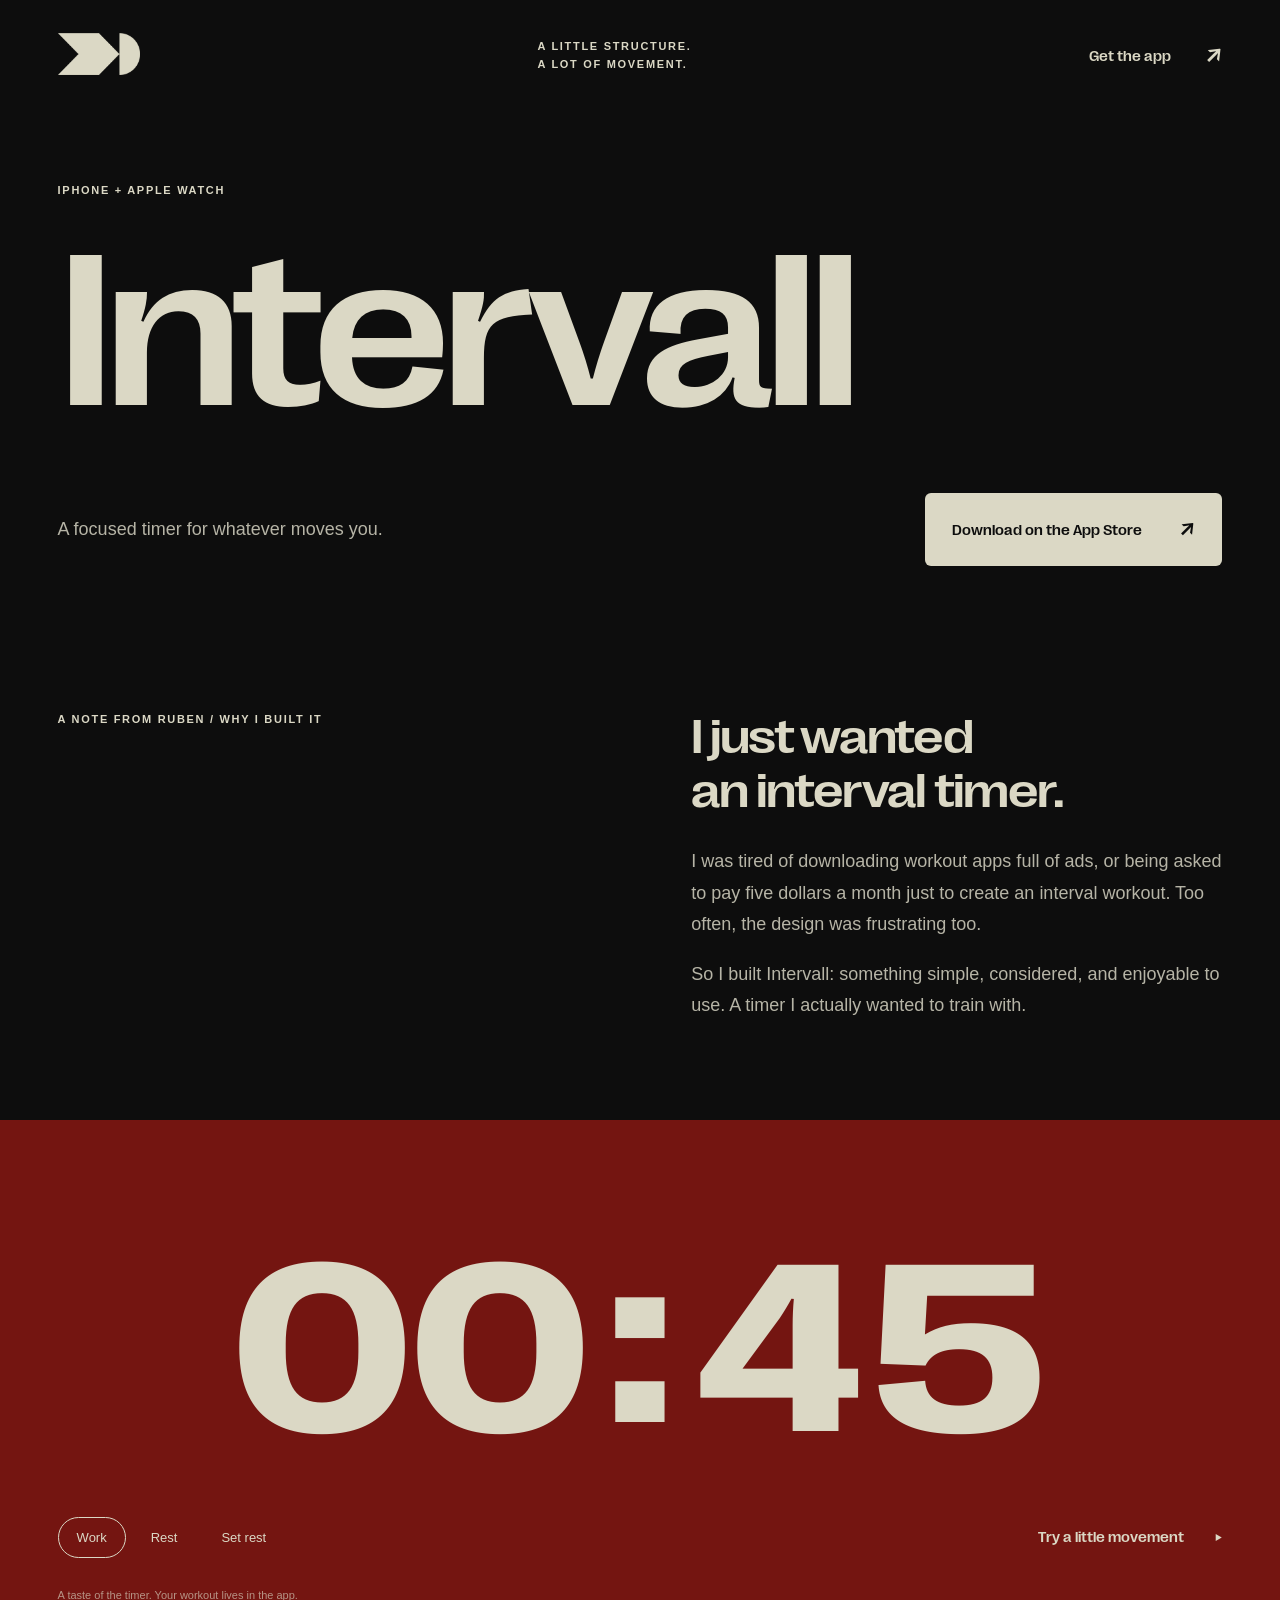
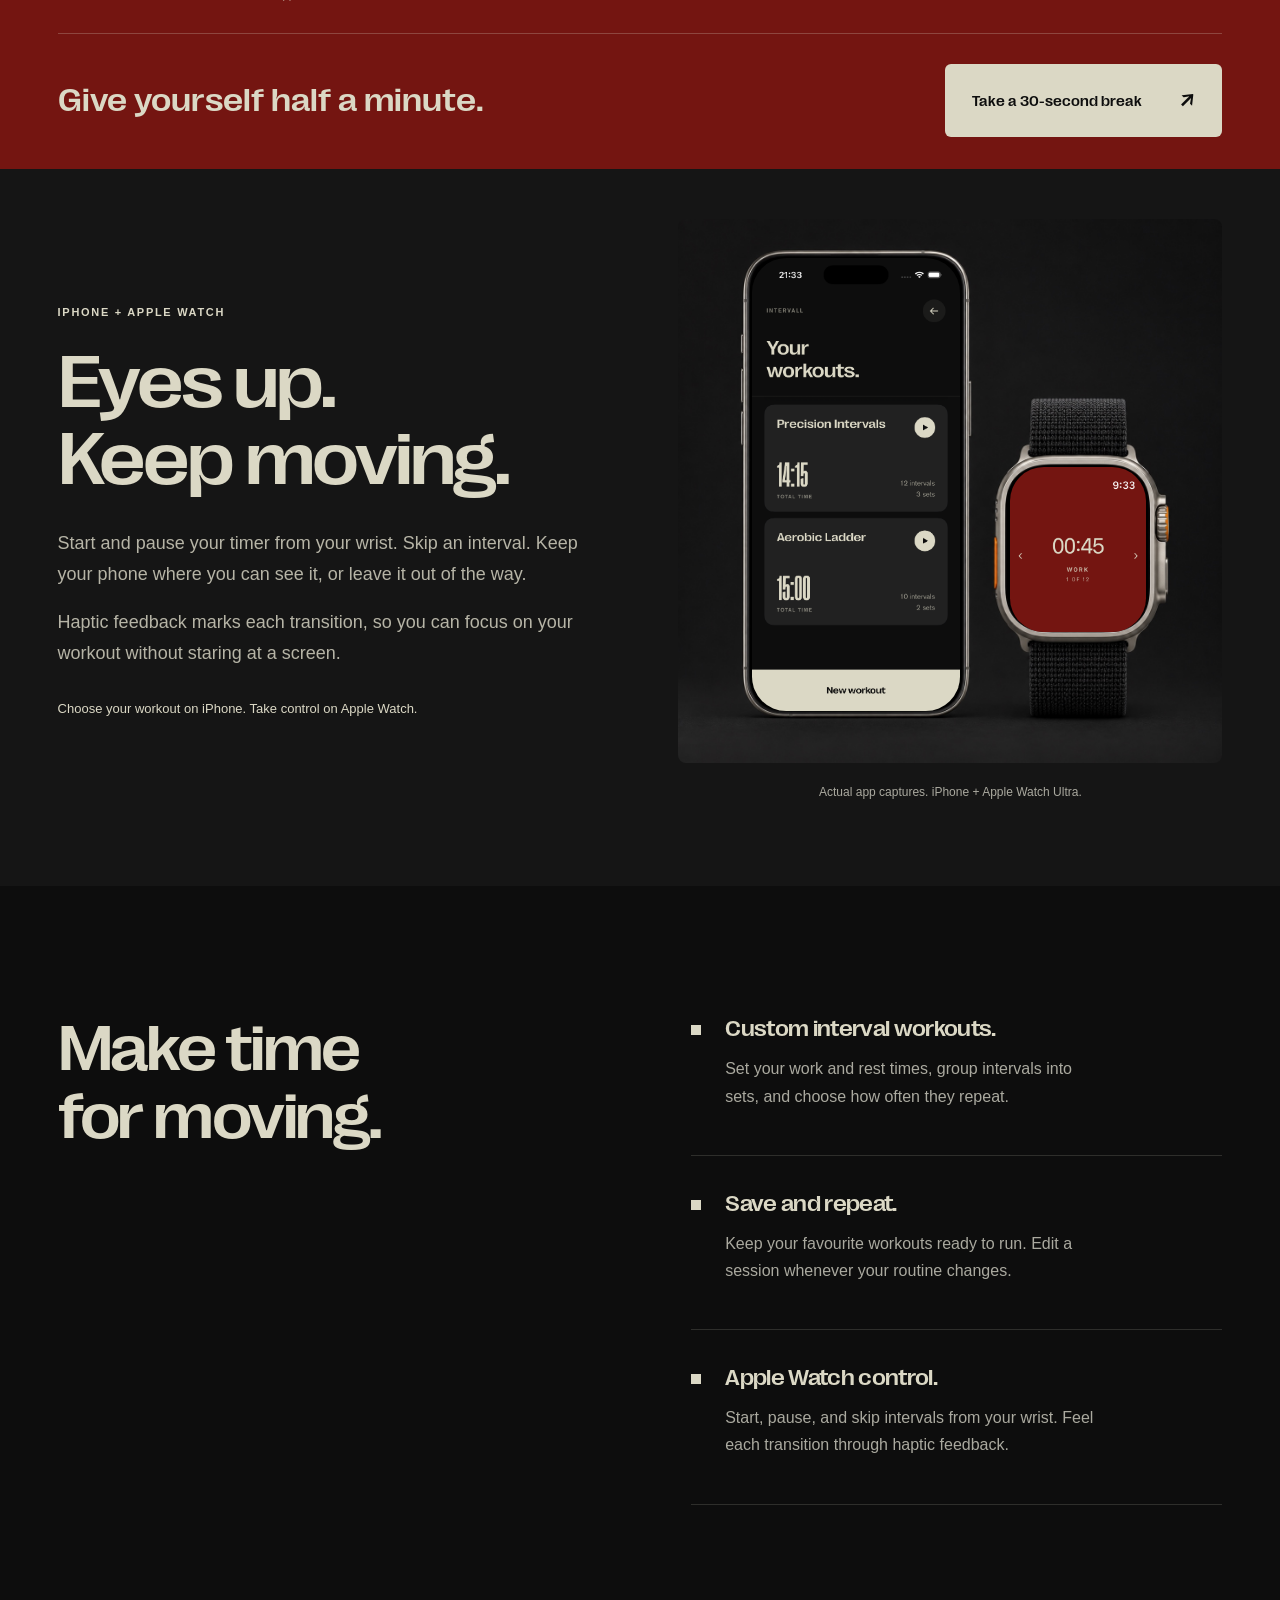
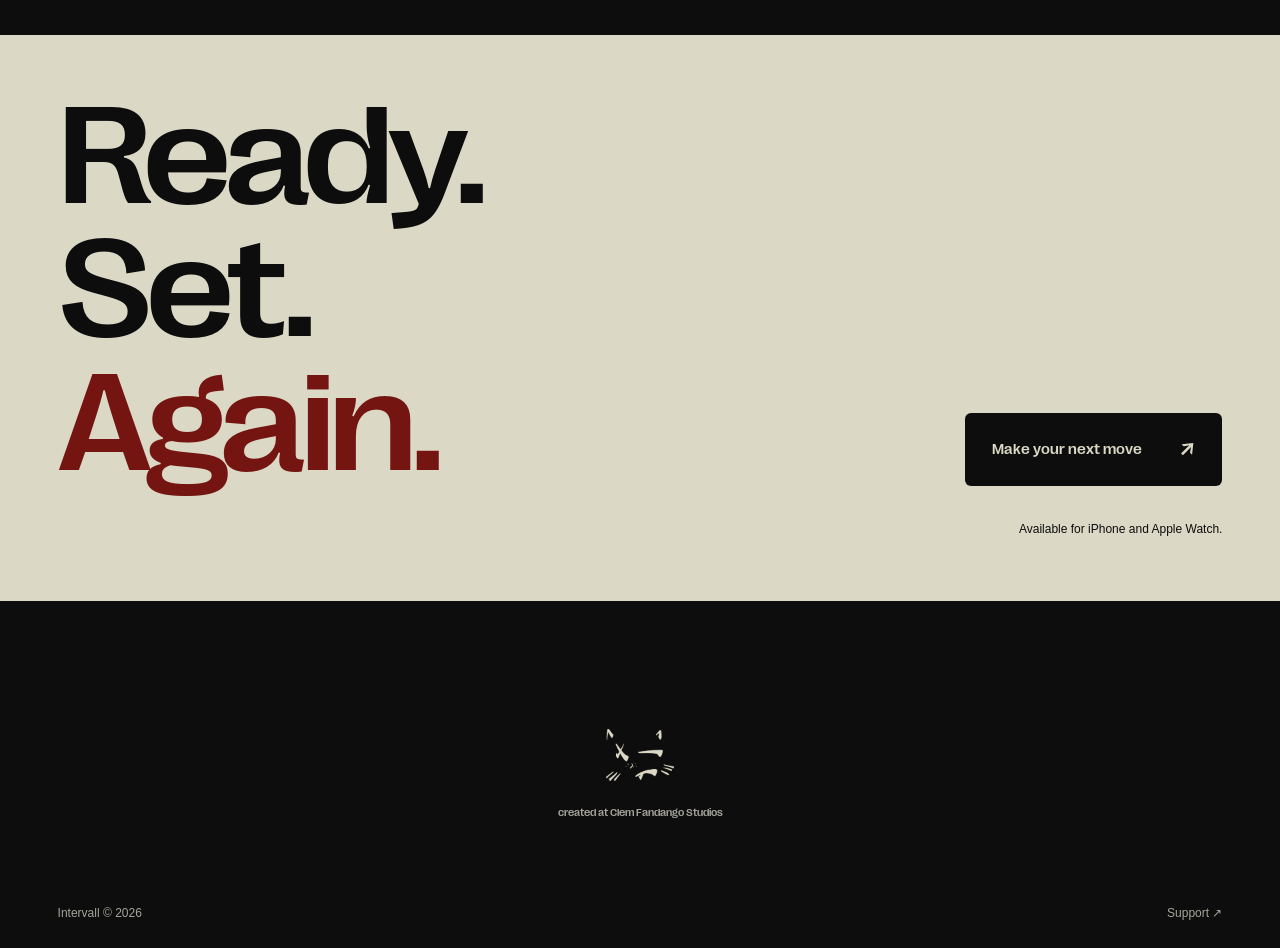
<file: index.html>
<!doctype html>
<html lang="en"><head><meta charset="utf-8"><meta name="viewport" content="width=device-width, initial-scale=1"><meta name="theme-color" content="#0d0d0d"><meta name="description" content="Build and save custom interval workouts. Start, pause, and skip from your Apple Watch, with haptic feedback to keep you moving."><title>Intervall | Interval timer for iPhone and Apple Watch</title><link rel="icon" href="assets/mark.png"><link rel="stylesheet" href="style.css?v=8"><script src="site.js?v=3" defer></script>
<link rel="canonical" href="https://intervall.clemfandangostudios.com/">
<meta property="og:type" content="website">
<meta property="og:site_name" content="Intervall">
<meta property="og:title" content="Intervall | Interval timer for iPhone and Apple Watch">
<meta property="og:description" content="Build and save custom interval workouts. Start, pause, and skip from your Apple Watch, with haptic feedback to keep you moving.">
<meta property="og:url" content="https://intervall.clemfandangostudios.com/">
<meta property="og:image" content="https://intervall.clemfandangostudios.com/assets/intervall-share-v1.png">
<meta property="og:image:secure_url" content="https://intervall.clemfandangostudios.com/assets/intervall-share-v1.png">
<meta property="og:image:type" content="image/png">
<meta property="og:image:width" content="1200">
<meta property="og:image:height" content="630">
<meta property="og:image:alt" content="Intervall. Your workout. Your rhythm. Custom interval workouts for iPhone and Apple Watch.">
<meta name="twitter:card" content="summary_large_image">
<meta name="twitter:title" content="Intervall | Interval timer for iPhone and Apple Watch">
<meta name="twitter:description" content="Build and save custom interval workouts. Start, pause, and skip from your Apple Watch, with haptic feedback to keep you moving.">
<meta name="twitter:image" content="https://intervall.clemfandangostudios.com/assets/intervall-share-v1.png">
</head>
<body><a class="skip" href="#main">Skip to content</a><header><a href="#" aria-label="Intervall home"><img class="mark" src="assets/mark.png" alt=""></a><span class="eyebrow">A little structure.<br>A lot of movement.</span><a class="nav-link" href="https://apps.apple.com/app/id6760841694">Get the app <span aria-hidden="true">↗</span></a></header>
<main id="main"><section class="hero"><div class="hero-top"><span class="eyebrow platforms">iPhone + Apple Watch</span></div><h1>Intervall</h1><div class="hero-bottom"><div><p>A focused timer for whatever moves you.</p><a class="download" href="https://apps.apple.com/app/id6760841694">Download on the App Store <span aria-hidden="true">↗</span></a></div></div></section>

<section class="origin" aria-labelledby="origin-title"><span class="eyebrow">A note from Ruben / Why I built it</span><div><h2 id="origin-title">I just wanted<br>an interval timer.</h2><p>I was tired of downloading workout apps full of ads, or being asked to pay five dollars a month just to create an interval workout. Too often, the design was frustrating too.</p><p>So I built Intervall: something simple, considered, and enjoyable to use. A timer I actually wanted to train with.</p></div></section>
<section class="demo" id="demo" aria-label="Interactive timer"><div class="rainbow-finish" aria-hidden="true"><i></i><i></i><i></i><i></i></div><div class="clock" aria-label="45 seconds"><span id="minutes">00</span><span class="colon">:</span><span id="seconds">45</span></div><div class="demo-bottom"><div class="phase-picker" role="group" aria-label="Preview timer phase"><button class="phase active" data-phase="work" aria-pressed="true">Work</button><button class="phase" data-phase="rest" aria-pressed="false">Rest</button><button class="phase" data-phase="reset" aria-pressed="false">Set rest</button></div><button id="play" class="play" aria-label="Start timer preview">Try a little movement <span aria-hidden="true">▶</span></button></div><p class="demo-note" id="timer-status" role="status">A taste of the timer. Your workout lives in the app.</p><div class="stretch-invite"><div><p>Give yourself half a minute.</p></div><button id="stretch" class="download">Take a 30-second break <span aria-hidden="true">↗</span></button></div></section>
<section class="watch-spotlight" aria-labelledby="watch-title"><div class="watch-copy"><span class="eyebrow">iPhone + Apple Watch</span><h2 id="watch-title">Eyes up.<br>Keep moving.</h2><p>Start and pause your timer from your wrist. Skip an interval. Keep your phone where you can see it, or leave it out of the way.</p><p>Haptic feedback marks each transition, so you can focus on your workout without staring at a screen.</p><span class="watch-note">Choose your workout on iPhone. Take control on Apple Watch.</span></div><figure class="device-photo"><div class="real-screen-composite"><img class="device-hardware" src="assets/devices-front.jpg" width="1254" height="1254" loading="lazy" alt=""><img class="real-phone-capture" src="assets/iphone-app-capture.png" alt="Actual Intervall iPhone screenshot showing saved workouts."><img class="real-watch-capture" src="assets/watch-ultra-app-capture.png" alt="Actual Intervall Watch Ultra simulator screenshot showing 00:45, Work, interval 1 of 12."></div><figcaption>Actual app captures. iPhone + Apple Watch Ultra.</figcaption></figure></section>
<section class="features"><div class="section-intro"><h2>Make time<br>for moving.</h2></div><div class="feature-list"><article><span class="feature-mark" aria-hidden="true"></span><div><h3>Custom interval workouts.</h3><p>Set your work and rest times, group intervals into sets, and choose how often they repeat.</p></div></article><article><span class="feature-mark" aria-hidden="true"></span><div><h3>Save and repeat.</h3><p>Keep your favourite workouts ready to run. Edit a session whenever your routine changes.</p></div></article><article><span class="feature-mark" aria-hidden="true"></span><div><h3>Apple Watch control.</h3><p>Start, pause, and skip intervals from your wrist. Feel each transition through haptic feedback.</p></div></article></div></section>
<section class="closing"><h2>Ready.<br>Set.<br><span>Again.</span></h2><a class="download" href="https://apps.apple.com/app/id6760841694">Make your next move <span aria-hidden="true">↗</span></a><span class="availability">Available for iPhone and Apple Watch.</span></section></main>
<footer><div class="studio"><button class="studio-cat" aria-label="Give the studio cat a little attention"><img src="assets/studio.png" alt=""><span class="eyelid" aria-hidden="true"></span></button><a href="https://clemfandangostudios.com">created at Clem Fandango Studios</a><span id="cat-status" class="cat-status" role="status"></span></div><div><span>Intervall © <span id="year">2026</span></span><a href="/support/">Support ↗</a></div></footer></body></html>
</file>
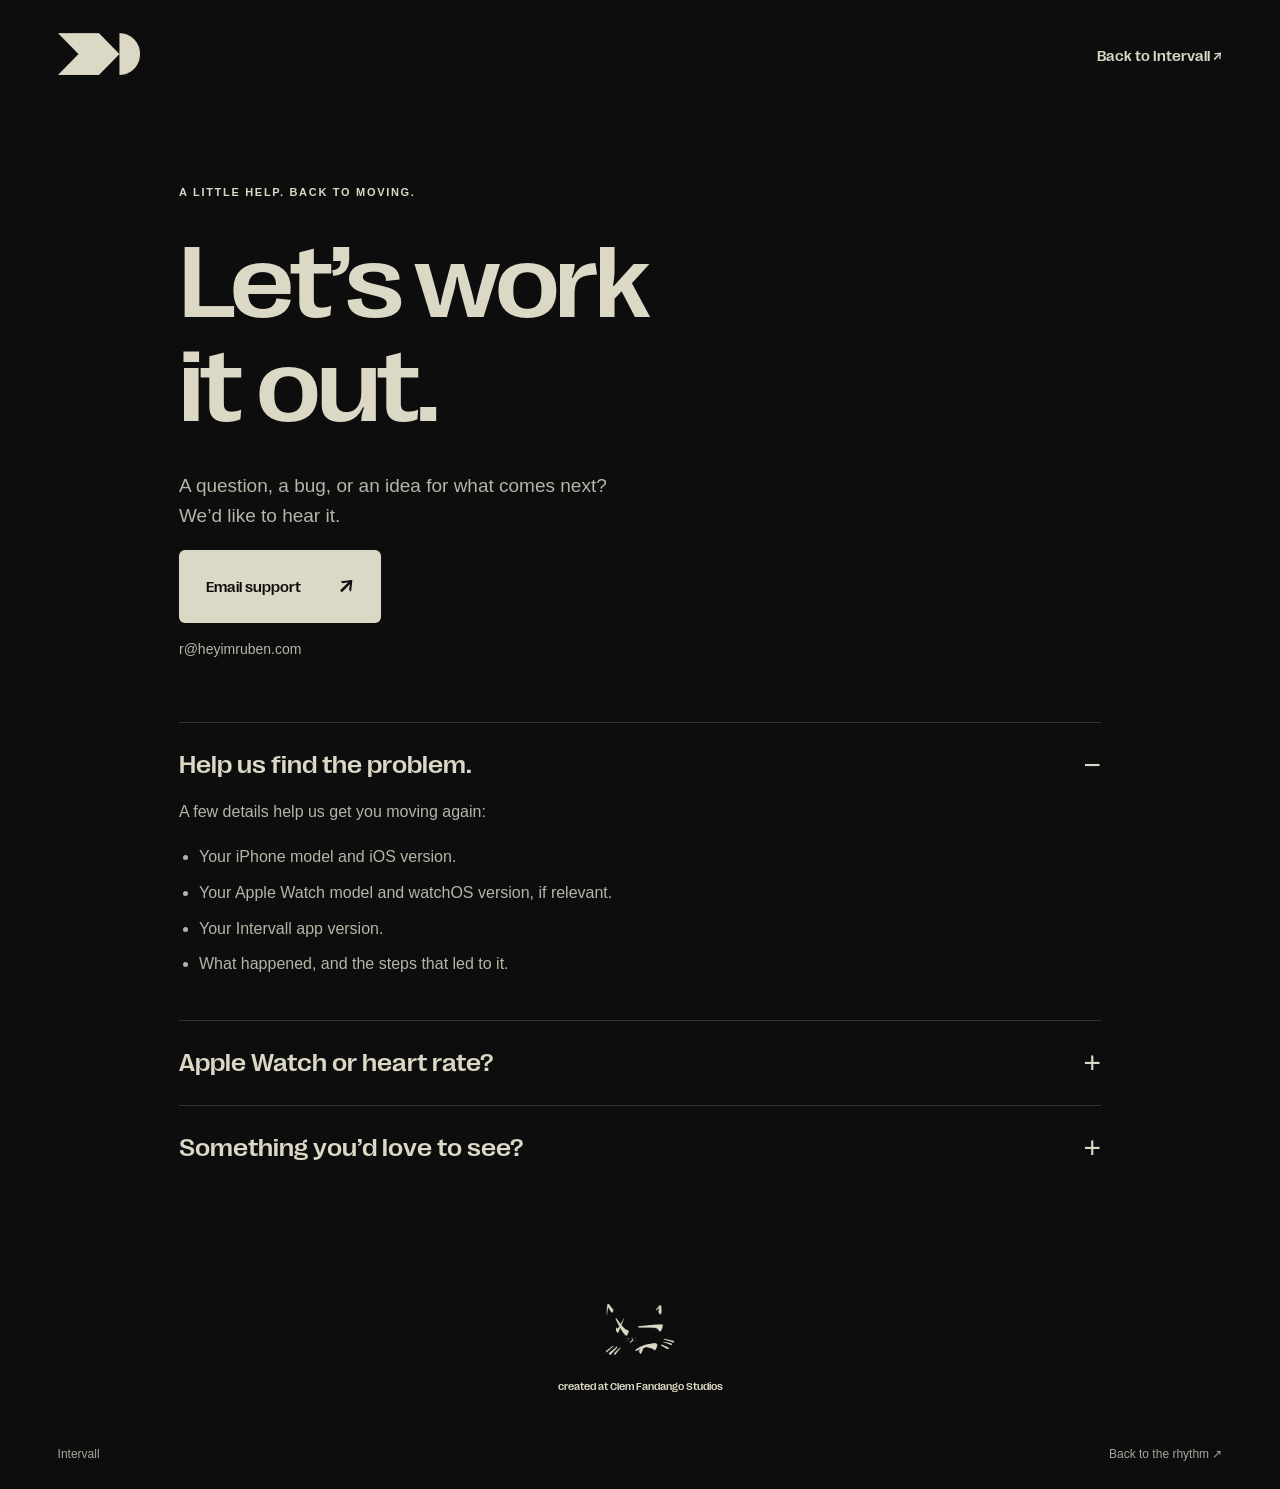
<file: support/index.html>
<!doctype html>
<html lang="en"><head><meta charset="utf-8"><meta name="viewport" content="width=device-width, initial-scale=1"><meta name="theme-color" content="#0d0d0d"><meta name="description" content="Help with workouts, Apple Watch controls, haptic feedback, and getting started with Intervall."><title>Intervall Support | iPhone and Apple Watch</title><link rel="icon" href="/assets/mark.png"><link rel="stylesheet" href="/style.css?v=8">
<link rel="canonical" href="https://intervall.clemfandangostudios.com/support/">
<meta property="og:type" content="website">
<meta property="og:site_name" content="Intervall">
<meta property="og:title" content="Intervall Support | iPhone and Apple Watch">
<meta property="og:description" content="Help with workouts, Apple Watch controls, haptic feedback, and getting started with Intervall.">
<meta property="og:url" content="https://intervall.clemfandangostudios.com/support/">
<meta property="og:image" content="https://intervall.clemfandangostudios.com/assets/intervall-share-v1.png">
<meta property="og:image:secure_url" content="https://intervall.clemfandangostudios.com/assets/intervall-share-v1.png">
<meta property="og:image:type" content="image/png">
<meta property="og:image:width" content="1200">
<meta property="og:image:height" content="630">
<meta property="og:image:alt" content="Intervall. Your workout. Your rhythm. Custom interval workouts for iPhone and Apple Watch.">
<meta name="twitter:card" content="summary_large_image">
<meta name="twitter:title" content="Intervall Support | iPhone and Apple Watch">
<meta name="twitter:description" content="Help with workouts, Apple Watch controls, haptic feedback, and getting started with Intervall.">
<meta name="twitter:image" content="https://intervall.clemfandangostudios.com/assets/intervall-share-v1.png">
</head><body><a class="skip" href="#main">Skip to content</a><header><a href="/" aria-label="Intervall home"><img class="mark" src="/assets/mark.png" alt=""></a><a class="nav-link" href="/">Back to Intervall ↗</a></header><main id="main" class="support-page"><span class="eyebrow">A little help. Back to moving.</span><h1>Let’s work<br>it out.</h1><p class="support-lead">A question, a bug, or an idea for what comes next?<br>We’d like to hear it.</p><a class="download" href="mailto:r@heyimruben.com?subject=Intervall%20support">Email support <span aria-hidden="true">↗</span></a><p class="contact-address">r@heyimruben.com</p><section class="support-details" aria-label="Getting help"><details open><summary>Help us find the problem.</summary><div><p>A few details help us get you moving again:</p><ul><li>Your iPhone model and iOS version.</li><li>Your Apple Watch model and watchOS version, if relevant.</li><li>Your Intervall app version.</li><li>What happened, and the steps that led to it.</li></ul></div></details><details><summary>Apple Watch or heart rate?</summary><div><p>Please also let us know:</p><ul><li>Whether Health permissions are enabled.</li><li>Whether the Intervall Watch app is installed.</li><li>Whether you started the workout on iPhone.</li><li>Whether the issue affected iPhone, Apple Watch, or both.</li></ul><p>Heart rate appears when a fresh reading arrives from Apple Watch. Without one, the display stays hidden.</p></div></details><details><summary>Something you’d love to see?</summary><div><p>Intervall is built to be precise, focused, and easy to use during training. Tell us what would make it better for your sessions. Feedback and feature suggestions are always welcome.</p></div></details></section></main><footer><a class="studio" href="https://clemfandangostudios.com"><img src="/assets/studio.png" alt="Clem Fandango Studios logo"><span>created at Clem Fandango Studios</span></a><div><span>Intervall</span><a href="/">Back to the rhythm ↗</a></div></footer></body></html>
</file>
<file: style.css>
@font-face{font-family:Wide;src:url('assets/wide.otf') format('opentype');font-display:swap}@font-face{font-family:Tall;src:url('assets/tall.ttf') format('truetype');font-display:swap}@font-face{font-family:Spatial;src:url('assets/spatial.ttf') format('truetype');font-display:swap}*{box-sizing:border-box}html{scroll-behavior:smooth}body{margin:0;background:#0d0d0d;color:#dbd8c5;font-family:Arial,sans-serif}a{color:inherit;text-decoration:none}button{font:inherit;color:inherit;cursor:pointer}a,button{-webkit-tap-highlight-color:transparent}a:focus-visible,button:focus-visible{outline:3px solid #dbd8c5;outline-offset:6px}.skip{position:absolute;top:-80px;background:#dbd8c5;color:#0d0d0d;padding:15px;z-index:5}.skip:focus{top:10px}header{display:flex;align-items:center;justify-content:space-between;padding:32px 4.5vw}.mark{width:82px;height:44px;object-fit:contain}.eyebrow{text-transform:uppercase;font-size:11px;letter-spacing:1.7px;line-height:1.6;font-weight:600}.nav-link{font-family:Wide;font-size:14px;display:flex;gap:35px;align-items:center}.nav-link span{font-size:25px}.hero{padding:70px 4.5vw 90px}.hero-top{display:flex;justify-content:space-between}.hero h1{font-family:Wide;font-weight:500;font-size:17.15vw;letter-spacing:-.04em;line-height:1;margin:24px 0 50px}.hero-bottom{display:flex;justify-content:space-between;align-items:end;gap:32px}.hero h2,.section-intro h2{font-family:Wide;font-weight:500;letter-spacing:-.04em;font-size:clamp(36px,5vw,76px);line-height:1.06;margin:0}.hero p{font-size:18px;line-height:1.6;color:#b6b4a6;margin:0 0 24px}.download{display:inline-flex;gap:38px;align-items:center;justify-content:space-between;background:#dbd8c5;color:#0d0d0d;padding:23px 27px;border-radius:6px;font-family:Wide;font-size:14px;transition:transform .2s,background .2s}.download:hover{transform:translateY(-3px);background:#f0edde}.download span{font-size:23px}.demo{background:#741511;padding:32px 4.5vw 20px;transition:background .4s}.demo-top,.demo-bottom{display:flex;justify-content:space-between;align-items:center;gap:24px}.demo h2{margin:0}.clock{font-family:Spatial;font-size:clamp(80px,19vw,310px);letter-spacing:0;line-height:1.2;display:flex;justify-content:center;align-items:center;padding:58px 0 40px;font-variant-numeric:tabular-nums}.clock .colon{padding:0 .07em;transform:translateY(-.035em)}.phase-picker{display:flex;gap:6px}.phase{border:1px solid transparent;background:transparent;padding:12px 18px;border-radius:30px;font-size:13px}.phase.active{border-color:#dbd8c5}.phase:hover{background:#ffffff15}.play{display:flex;gap:30px;align-items:center;background:transparent;border:0;padding:16px 0;font-family:Wide;font-size:14px}.demo-note{opacity:.65;font-size:11px;margin-top:28px}.features{padding:130px 4.5vw;display:grid;grid-template-columns:1fr 1fr;gap:8vw}.section-intro h2{margin-top:28px}.feature-list article{display:flex;gap:36px;padding:0 0 45px;margin-bottom:35px;border-bottom:1px solid #dbd8c529}.feature-list article:last-child{margin:0}.tall{font-family:Tall;font-size:88px;line-height:1}.feature-list h3{font-family:Wide;font-weight:500;font-size:22px;letter-spacing:-.03em;margin:0 0 14px}.feature-list p{color:#aaa99f;line-height:1.7;font-size:16px;max-width:380px;margin:0}.closing{background:#dbd8c5;color:#0d0d0d;padding:55px 4.5vw 65px;position:relative}.closing h2{font-family:Wide;font-size:clamp(65px,11vw,160px);letter-spacing:-.04em;line-height:.95;font-weight:500;margin:65px 0 45px}.closing h2 span{color:#741511}.closing .download{background:#0d0d0d;color:#dbd8c5}.closing a:focus-visible{outline-color:#0d0d0d}.availability{display:block;font-size:12px;margin-top:18px}footer{padding:65px 4.5vw 28px}.studio{display:flex;flex-direction:column;align-items:center;gap:18px;font-family:Wide;font-size:10px}.studio img{width:68px;height:68px;object-fit:contain}footer>div{margin-top:55px;display:flex;justify-content:space-between;font-size:12px;color:#a6a59b}@media(min-width:1100px){.closing .download{position:absolute;right:4.5vw;bottom:115px}.closing .availability{position:absolute;right:4.5vw;bottom:65px}}@media(max-width:650px){header{padding-top:23px}header>.eyebrow{display:none}.mark{width:60px}.hero{padding-top:55px;padding-bottom:55px}.hero-top .platforms{display:none}.hero h1{margin:25px 0 35px}.hero-bottom{display:block}.hero p{margin-top:27px;font-size:16px}.download{width:100%;font-size:12px;padding:21px}.demo{padding-top:24px}.demo-top{align-items:start}.demo-top>span{font-size:9px;text-align:right;max-width:100px}.clock{padding:50px 0 35px;font-size:18vw}.demo-bottom{display:block}.phase-picker{justify-content:center}.play{margin:18px auto 0;font-size:12px}.demo-note{text-align:center}.features{grid-template-columns:1fr;padding-top:70px;padding-bottom:55px;gap:50px}.feature-list article{gap:25px}.feature-list h3{font-size:19px}.closing{padding-top:30px}.closing>.eyebrow{font-size:9px}.closing h2{margin:45px 0}.availability{text-align:center}footer{padding-top:45px}}@media(prefers-reduced-motion:reduce){html{scroll-behavior:auto}*{transition:none!important}}
.support-page{max-width:1050px;margin:auto;padding:70px 5vw 40px}.support-page h1{font-family:Wide,Arial,sans-serif;font-weight:500;font-size:clamp(48px,8vw,105px);letter-spacing:-.045em;line-height:1.02;margin:30px 0}.support-lead{font-size:19px;line-height:1.6;color:#b6b4a6}.contact-address{font-size:14px;color:#b6b4a6;margin:18px 0 65px}.support-details details{border-top:1px solid #dbd8c530;padding:25px 0}.support-details summary{font-family:Wide,Arial,sans-serif;font-size:clamp(17px,2.5vw,24px);cursor:pointer;list-style:none;display:flex;align-items:center;justify-content:space-between;gap:24px}.support-details summary:after{content:'+';font:30px Arial}.support-details details[open] summary:after{content:'−'}.support-details summary::-webkit-details-marker{display:none}.support-details summary:focus-visible{outline:2px solid #dbd8c5;outline-offset:8px}.support-details details>div{max-width:650px;color:#b6b4a6;line-height:1.8}.support-details li{margin-bottom:7px}.support-details ul{padding-left:20px}@media(max-width:650px){.support-page{padding-top:45px}.support-lead{font-size:16px}}
.origin{padding:55px 4.5vw 80px;display:grid;grid-template-columns:1fr 1fr;gap:8vw}.origin h2{font:500 clamp(30px,3.8vw,58px)/1.1 Wide,Arial,sans-serif;letter-spacing:-.035em;margin:0 0 28px}.origin p{font-size:18px;line-height:1.75;color:#b6b4a6;max-width:620px}.signature{display:block;margin-top:25px;font-size:12px;letter-spacing:.4px}.demo{position:relative;isolation:isolate;overflow:hidden}.demo>*:not(.rainbow-finish){position:relative;z-index:1}.stretch-invite{display:flex;align-items:center;justify-content:space-between;gap:30px;margin-top:32px;padding:30px 0 12px;border-top:1px solid #dbd8c540}.stretch-invite p{font:500 clamp(20px,2.5vw,32px) Wide,Arial,sans-serif;margin:12px 0}.stretch-invite div>span:last-child{font-size:14px;line-height:1.6}.stretch-invite .download{border:0;flex-shrink:0}.stretch-invite button:disabled{opacity:.6;cursor:default;transform:none}.rainbow-finish{position:absolute;inset:0;overflow:hidden;pointer-events:none;opacity:0;background:#0d0d0d;--fade:1;--glow:0;--sweep:0deg;--reverse:-140deg;--accent:110deg}.rainbow-finish.visible{opacity:1}.rainbow-finish i{position:absolute;inset:-45%;filter:blur(96px) saturate(1.4) brightness(1.08);background:conic-gradient(from var(--sweep),#ff2e42,#ff572e,#ff6624,#ffa814,#f5d62e,#ffe61f,#75f03d,#1ae061,#14e694,#14d1ff,#1f9eff,#2970ff,#853dff,#c233f5,#f52edb,#ff4794,#ff2e42);opacity:var(--fade)}.rainbow-finish i:nth-child(2){transform:rotate(24deg) scale(1.2);background:conic-gradient(from var(--reverse),#ff2e42,#ff4794,#f52edb,#c233f5,#853dff,#2970ff,#1f9eff,#14d1ff,#14e694,#1ae061,#75f03d,#ffe61f,#f5d62e,#ffa814,#ff6624,#ff572e,#ff2e42);filter:blur(82px) saturate(1.28);opacity:calc(var(--fade)*.84)}.rainbow-finish i:nth-child(3){background:conic-gradient(from var(--accent),#fff2e0,#ffbd6b,#c2ff85,#75ebff,#d194ff,#fff2e0);opacity:calc(var(--fade)*.64);filter:blur(72px) saturate(1.55);transform:rotate(-28deg)}.rainbow-finish i:nth-child(4){background:radial-gradient(ellipse,#fff,#fff5c7 15%,transparent 65%);opacity:calc(var(--glow)*var(--fade));mix-blend-mode:screen}.rainbow-finish.still i{display:none}.rainbow-finish.still{background:linear-gradient(115deg,#741511,#504420,#234c49,#2b2d42)}.studio-cat{position:relative;padding:0;border:0;background:transparent;width:68px;height:68px}.studio-cat img{display:block}.eyelid{position:absolute;left:47%;top:39%;width:43%;height:17%;background:#0d0d0d;transform:scaleY(0);transform-origin:top}.wink .eyelid{animation:cat-wink .65s ease-in-out 2}.studio-cat.wink{animation:cat-nod 1.3s ease-in-out}.cat-status{font-family:Wide,Arial,sans-serif;font-size:11px;min-height:15px;color:#b6b4a6}@keyframes cat-wink{0%,100%{transform:scaleY(0)}45%,65%{transform:scaleY(.9)}}@keyframes cat-nod{0%,100%{transform:rotate(0)}40%{transform:rotate(-9deg)}70%{transform:rotate(5deg)}}@media(max-width:650px){.origin{grid-template-columns:1fr;gap:24px;padding-top:10px;padding-bottom:55px}.origin p{font-size:16px}.stretch-invite{flex-direction:column;align-items:stretch;padding-bottom:15px}.stretch-invite .download{font-size:12px}.rainbow-finish i{filter:blur(48px)}}@media(prefers-reduced-motion:reduce){.studio-cat.wink,.wink .eyelid{animation:none}.rainbow-finish i{display:none}.rainbow-finish.visible{background:linear-gradient(115deg,#741511,#504420,#234c49,#2b2d42)}}

/* Quiet geometric accents and a simpler reading hierarchy. */
.hero-bottom{display:block}.hero-bottom>div{display:flex;align-items:center;justify-content:space-between;gap:32px}.hero p{margin:0}.section-intro h2{margin-top:0}.feature-mark{flex:0 0 10px;width:10px;height:10px;background:currentColor;margin-top:9px}.feature-list article{gap:24px}.closing h2{margin-top:0}.stretch-invite p{margin:0}.demo .clock{padding-top:30px}@media(max-width:650px){.hero-bottom>div{display:block}.hero p{margin:0 0 24px}.feature-list article{gap:18px}.feature-mark{flex-basis:8px;width:8px;height:8px;margin-top:8px}.closing h2{margin-top:12px}.demo .clock{padding-top:35px}}

.watch-spotlight{padding:50px 4.5vw 85px;display:grid;grid-template-columns:1fr 1fr;align-items:center;gap:6vw;background:#151515}.watch-copy{max-width:560px}.watch-copy h2{font:500 clamp(42px,5.8vw,88px)/1.03 Wide,Arial,sans-serif;letter-spacing:-.04em;margin:24px 0 30px}.watch-copy p{font-size:18px;line-height:1.7;color:#b6b4a6}.watch-note{display:block;font-size:13px;line-height:1.6;margin-top:30px;color:#dbd8c5}
@media(max-width:900px){.watch-spotlight{grid-template-columns:1fr;gap:30px}.watch-copy{max-width:650px}}
@media(max-width:480px){.watch-spotlight{padding-top:45px;padding-bottom:45px}.watch-copy p{font-size:16px}}

/* Front-facing hardware. Real captures retain their native aspect ratios.
   Positions are measured against the 1254px-square source photograph. */
.device-photo{margin:0 auto;width:min(100%,660px)}
.real-screen-composite{position:relative;overflow:hidden;border-radius:8px;isolation:isolate}
.device-hardware{display:block;width:100%;height:auto}
.real-phone-capture,.real-watch-capture{display:block;position:absolute;height:auto}
.real-phone-capture{left:13.55662%;top:7.17703%;width:38.27751%;aspect-ratio:1206 / 2622;border-radius:16.46% / 7.57%}
.real-watch-capture{left:61.00478%;top:45.53429%;width:24.88038%;aspect-ratio:422 / 514;border-radius:25% / 20.525%}
.device-photo figcaption{text-align:center;color:#aaa99f;font-size:12px;line-height:1.5;margin-top:20px}
@media(max-width:900px){.device-photo{width:min(100%,600px);margin-top:5px}}
</file>
